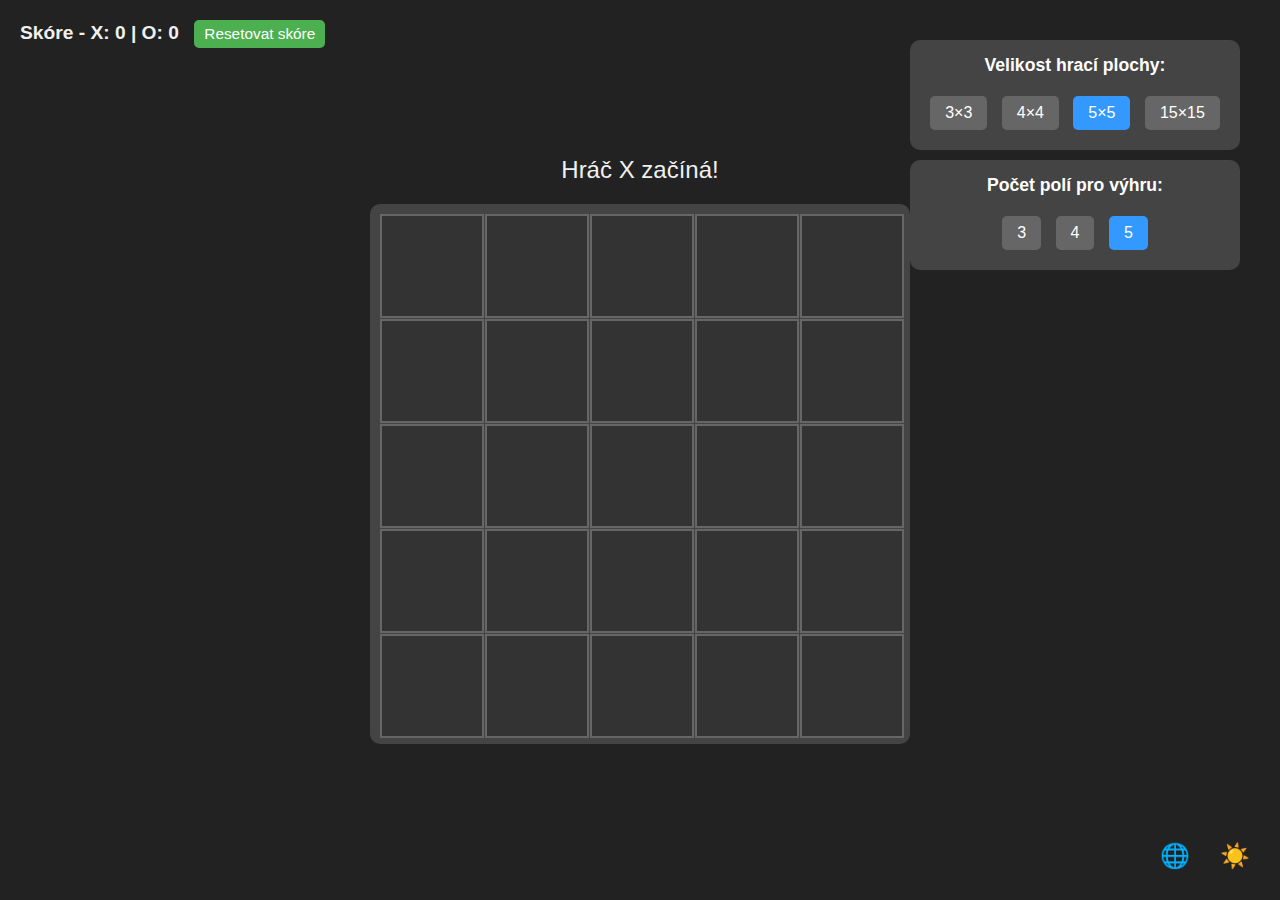
<file: index.html>
<!DOCTYPE html>
<html lang="cs">
<head>
    <meta charset="UTF-8">
    <meta name="viewport" content="width=device-width, initial-scale=1.0">
    <title>Piškvorky</title>
    <link rel="stylesheet" href="style.css">
    <link rel="icon" type="image/png" href="favicon.png">
</head>
<body class="dark-mode">
    <div class="scoreboard">
        <span class="score-text">Skóre - </span>X: <span id="scoreX">0</span> | O: <span id="scoreO">0</span>
        <button id="resetScoreButton" class="reset-score-button">Resetovat skóre</button>
    </div>
    
    <!-- Tlačítko pro mobilní menu nastavení -->
    <button id="settingsToggle" class="settings-toggle">⚙️</button>

    <!-- Kontejner nastavení, který bude skrytý na mobilních zařízeních -->
    <div class="settings-container" id="settingsContainer">
        <div class="board-size-buttons">
            <div class="size-label">Velikost hrací plochy:</div>
            <button onclick="setBoardSize(3)">3×3</button>
            <button onclick="setBoardSize(4)">4×4</button>
            <button onclick="setBoardSize(5)">5×5</button>
            <button onclick="setBoardSize(15)">15×15</button>
        </div>
        <div class="win-condition-buttons">
            <div class="size-label">Počet polí pro výhru:</div>
            <button onclick="setWinCondition(3)">3</button>
            <button onclick="setWinCondition(4)">4</button>
            <button onclick="setWinCondition(5)">5</button>
        </div>
    </div>

    <div class="container">
        <div class="message" id="message">Hráč X začíná!</div>
        <div class="board" id="board"></div>
        <button id="resetButton" class="reset-button">Hrát znovu</button>
    </div>
    
    <button id="darkModeToggle" class="dark-mode-toggle">☀️</button>
    <button id="languageToggle" class="language-toggle">🌐</button>

    <div id="confirmDialog" class="confirm-dialog">
        <div class="confirm-dialog-content">
            <p>Opravdu chcete resetovat skóre?</p>
            <button id="confirmYes">Ano</button>
            <button id="confirmNo">Ne</button>
        </div>
    </div>

    <script src="script.js"></script>
</body>
</html>
</file>
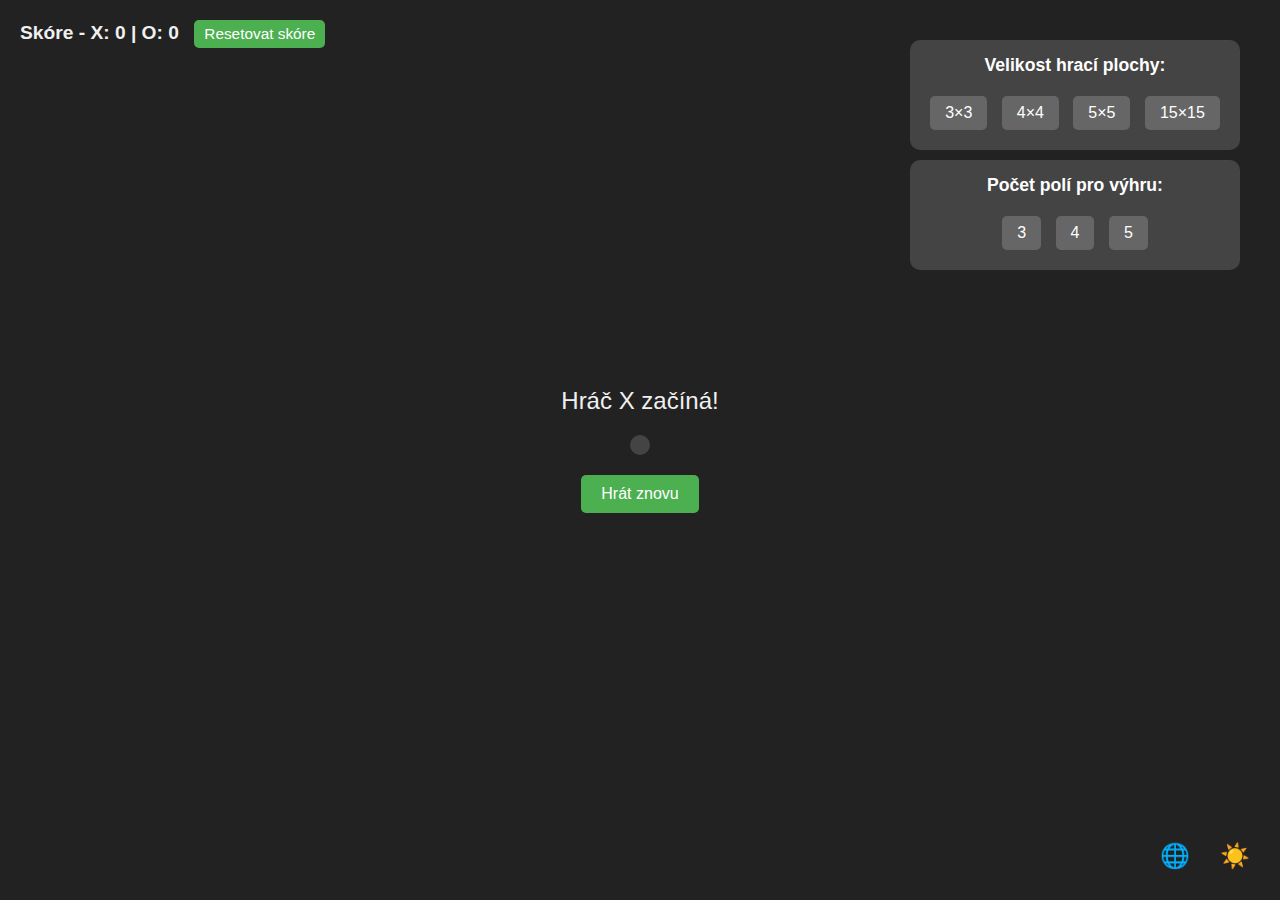
<file: main.html>
<!DOCTYPE html>
<html lang="cs">
<head>
    <meta charset="UTF-8">
    <meta name="viewport" content="width=device-width, initial-scale=1.0">
    <title>Piškvorky</title>
    <link rel="stylesheet" href="style.css">
</head>
<body class="dark-mode">
    <div class="scoreboard">
        <span class="score-text">Skóre - </span>X: <span id="scoreX">0</span> | O: <span id="scoreO">0</span>
        <button id="resetScoreButton" class="reset-score-button">Resetovat skóre</button>
    </div>
    <div class="settings-container">
        <div class="board-size-buttons">
            <div class="size-label">Velikost hrací plochy:</div>
            <button onclick="setBoardSize(3)">3×3</button>
            <button onclick="setBoardSize(4)">4×4</button>
            <button onclick="setBoardSize(5)">5×5</button>
            <button onclick="setBoardSize(15)">15×15</button>
        </div>
        <div class="win-condition-buttons">
            <div class="size-label">Počet polí pro výhru:</div>
            <button onclick="setWinCondition(3)">3</button>
            <button onclick="setWinCondition(4)">4</button>
            <button onclick="setWinCondition(5)">5</button>
        </div>
    </div>
    <div class="container">
        <div class="message" id="message">Hráč X začíná!</div>
        <div class="board" id="board"></div>
        <button id="resetButton" class="reset-button">Hrát znovu</button>
    </div>
    <button id="darkModeToggle" class="dark-mode-toggle">☀️</button>
    <button id="languageToggle" class="language-toggle">🌐</button>

    <div id="confirmDialog" class="confirm-dialog">
        <div class="confirm-dialog-content">
            <p>Opravdu chcete resetovat skóre?</p>
            <button id="confirmYes">Ano</button>
            <button id="confirmNo">Ne</button>
        </div>
    </div>

    <script src="script.js"></script>
</body>
</html>
</file>
<file: style.css>
:root {
    --cell-size: 100px;
}

body {
    display: flex;
    justify-content: center;
    align-items: center;
    height: 100vh;
    font-family: Arial, sans-serif;
    margin: 0;
    background-color: #f0f0f0;
    color: #333;
    transition: background-color 0.3s, color 0.3s;
}

body.dark-mode {
    background-color: #222;
    color: #f0f0f0;
}

.scoreboard {
    position: absolute;
    top: 20px;
    left: 20px;
    font-size: 1.2em;
    font-weight: bold;
}

.reset-score-button {
    margin-left: 10px;
    padding: 5px 10px;
    font-size: 0.8em;
    cursor: pointer;
    background-color: #4CAF50;
    color: white;
    border: none;
    border-radius: 5px;
    transition: background-color 0.3s;
}

.reset-score-button:hover {
    background-color: #45a049;
}

.board-size-buttons, .win-condition-buttons {
    position: absolute;
    width: 300px;
    padding: 15px;
    border-radius: 10px;
    text-align: center;
}

.board-size-buttons {
    top: 20px;
    right: 20px;
}

.win-condition-buttons {
    top: 140px;
    right: 20px;
}

.size-label {
    text-align: center;
    margin-bottom: 15px;
    font-weight: bold;
    color: #333;
    font-size: 1.1em;
}

.board-size-buttons button,
.win-condition-buttons button {
    display: inline-block;
    margin: 5px;
    padding: 8px 15px;
    font-size: 1em;
    cursor: pointer;
    background-color: #999;
    color: white;
    border: none;
    border-radius: 5px;
    transition: all 0.3s ease;
}

.board-size-buttons button:hover,
.win-condition-buttons button:hover {
    background-color: #777;
    transform: translateY(-2px);
}

.board-size-buttons button:active,
.win-condition-buttons button:active {
    transform: translateY(0);
}

.board-size-buttons button.active,
.win-condition-buttons button.active {
    background-color: #0066cc;
}

.board-size-buttons button:disabled,
.win-condition-buttons button:disabled {
    opacity: 0.5;
    cursor: not-allowed;
    transform: none;
}

.container {
    display: flex;
    flex-direction: column;
    align-items: center;
}

.message {
    font-size: 1.5em;
    margin-bottom: 20px;
    text-align: center;
}

.board {
    display: grid;
    gap: 5px;
    background-color: #ddd;
    padding: 10px;
    border-radius: 10px;
    z-index: 1;
}

.cell {
    display: flex;
    justify-content: center;
    align-items: center;
    font-size: 2em;
    background-color: #f0f0f0;
    cursor: pointer;
    border: 2px solid #333;
    transition: background-color 0.3s ease;
    width: var(--cell-size);
    height: var(--cell-size);
}

.cell:hover {
    background-color: #e0e0e0;
}

.cell.winner {
    background-color: #bdf8b7;
}

.reset-button {
    margin-top: 20px;
    padding: 10px 20px;
    font-size: 1em;
    cursor: pointer;
    background-color: #4CAF50;
    color: white;
    border: none;
    border-radius: 5px;
    transition: background-color 0.3s;
}

.reset-button:hover {
    background-color: #45a049;
}

.dark-mode-toggle {
    position: absolute;
    bottom: 20px;
    right: 20px;
    font-size: 1.5em;
    background: none;
    border: none;
    cursor: pointer;
    padding: 10px;
    border-radius: 50%;
    transition: background-color 0.3s;
}

.dark-mode-toggle:hover {
    background-color: rgba(255, 255, 255, 0.1);
}

.language-toggle {
    position: absolute;
    bottom: 20px;
    right: 80px;
    font-size: 1.5em;
    background: none;
    border: none;
    cursor: pointer;
    padding: 10px;
    border-radius: 50%;
    transition: background-color 0.3s;
}

.language-toggle:hover {
    background-color: rgba(255, 255, 255, 0.1);
}

/* Styl tlačítka nastavení */
#settingsToggle {
    position: absolute;
    top: 20px;
    right: 20px;
    font-size: 1.5em;
    background: none;
    border: none;
    cursor: pointer;
    padding: 10px;
    border-radius: 50%;
    transition: background-color 0.3s;
}

#settingsToggle:hover {
    background-color: rgba(255, 255, 255, 0.1);
}

/* Dark mode styles */
body.dark-mode .board-size-buttons,
body.dark-mode .win-condition-buttons {
    background-color: #444;
}

body.dark-mode .size-label {
    color: #fff;
}

body.dark-mode .board-size-buttons button,
body.dark-mode .win-condition-buttons button {
    background-color: #666;
}

body.dark-mode .board-size-buttons button:hover,
body.dark-mode .win-condition-buttons button:hover {
    background-color: #888;
}

body.dark-mode .board-size-buttons button.active,
body.dark-mode .win-condition-buttons button.active {
    background-color: #3399ff;
}

body.dark-mode .board {
    background-color: #444;
}

body.dark-mode .cell {
    background-color: #333;
    border-color: #666;
    color: #f0f0f0;
}

body.dark-mode .cell:hover {
    background-color: #444;
}

body.dark-mode .cell.winner {
    background-color: #4caf50;
}

body.dark-mode .reset-button {
    background-color: #4CAF50;
}

body.dark-mode .reset-button:hover {
    background-color: #45a049;
}

body.dark-mode .dark-mode-toggle:hover,
body.dark-mode .language-toggle:hover,
body.dark-mode #settingsToggle:hover {
    background-color: rgba(0, 0, 0, 0.2);
}

/* Barevné X a O */
.cell.X {
    color: #0066cc;
}

.cell.O {
    color: #cc0000;
}

body.dark-mode .cell.X {
    color: #3399ff;
}

body.dark-mode .cell.O {
    color: #ff3333;
}

/* Confirm Dialog */
.confirm-dialog {
    display: none;
    position: fixed;
    z-index: 2;
    left: 0;
    top: 0;
    width: 100%;
    height: 100%;
    overflow: auto;
    background-color: rgba(0,0,0,0.4);
}

.confirm-dialog-content {
    background-color: #fefefe;
    margin: 15% auto;
    padding: 20px;
    border: 1px solid #888;
    width: 300px;
    text-align: center;
    border-radius: 10px;
    transition: background-color 0.3s, color 0.3s;
}

.confirm-dialog-content p {
    margin: 0 0 15px;
}

.confirm-dialog button {
    margin: 5px;
    padding: 10px 15px;
    font-size: 1em;
    cursor: pointer;
    background-color: #4CAF50;
    color: white;
    border: none;
    border-radius: 5px;
    transition: background-color 0.3s;
}

.confirm-dialog button:hover {
    background-color: #45a049;
}

body.dark-mode .confirm-dialog-content {
    background-color: #333;
    color: #f0f0f0;
    border-color: #666;
}

body.dark-mode .confirm-dialog button {
    background-color: #4CAF50;
}

body.dark-mode .confirm-dialog button:hover {
    background-color: #45a049;
}

/* Responsivní styly */
@media (max-width: 600px) {
    :root {
        --cell-size: 40px;
    }
    body {
        padding: 10px;
    }
    .scoreboard {
        font-size: 1em;
        top: 10px;
        left: 10px;
    }
    .board-size-buttons, .win-condition-buttons {
        width: 100%;
        right: 0;
        top: auto;
        bottom: 10px;
        font-size: 0.9em;
        padding: 10px;
        box-shadow: none;
        border-radius: 5px;
    }
    .board-size-buttons button,
    .win-condition-buttons button {
        padding: 10px;
        font-size: 0.8em;
        width: 100%;
        margin: 5px 0;
    }
    .container {
        width: 100%;
    }
    .reset-button {
        width: 100%;
        margin: 10px 0;
    }
    .confirm-dialog-content {
        width: 90%;
        padding: 15px;
    }
    .settings-container {
        display: none;
        position: fixed;
        bottom: 0;
        width: 100%;
        padding: 15px;
        background: rgba(0, 0, 0, 0.8);
        color: white;
        box-shadow: 0 -4px 8px rgba(0, 0, 0, 0.2);
        z-index: 2;
    }
    #settingsToggle {
        display: block;
        position: fixed;
        top: 15px;
        right: 15px;
        font-size: 1.5em;
        background: none;
        border: none;
        cursor: pointer;
        padding: 10px;
        border-radius: 50%;
        z-index: 1;
    }
}

/* Zobrazení kontejneru na počítačích bez překrytí */
@media (min-width: 600px) {
    #settingsToggle {
        display: none;
    }
    .settings-container {
        display: block;
        position: absolute;
        top: 20px;
        right: 20px;
        width: 300px;
        color: #333;
        padding: 15px;
        border-radius: 10px;
        z-index: 1;
        background-color: transparent;
        box-shadow: none;
    }
}
</file>
